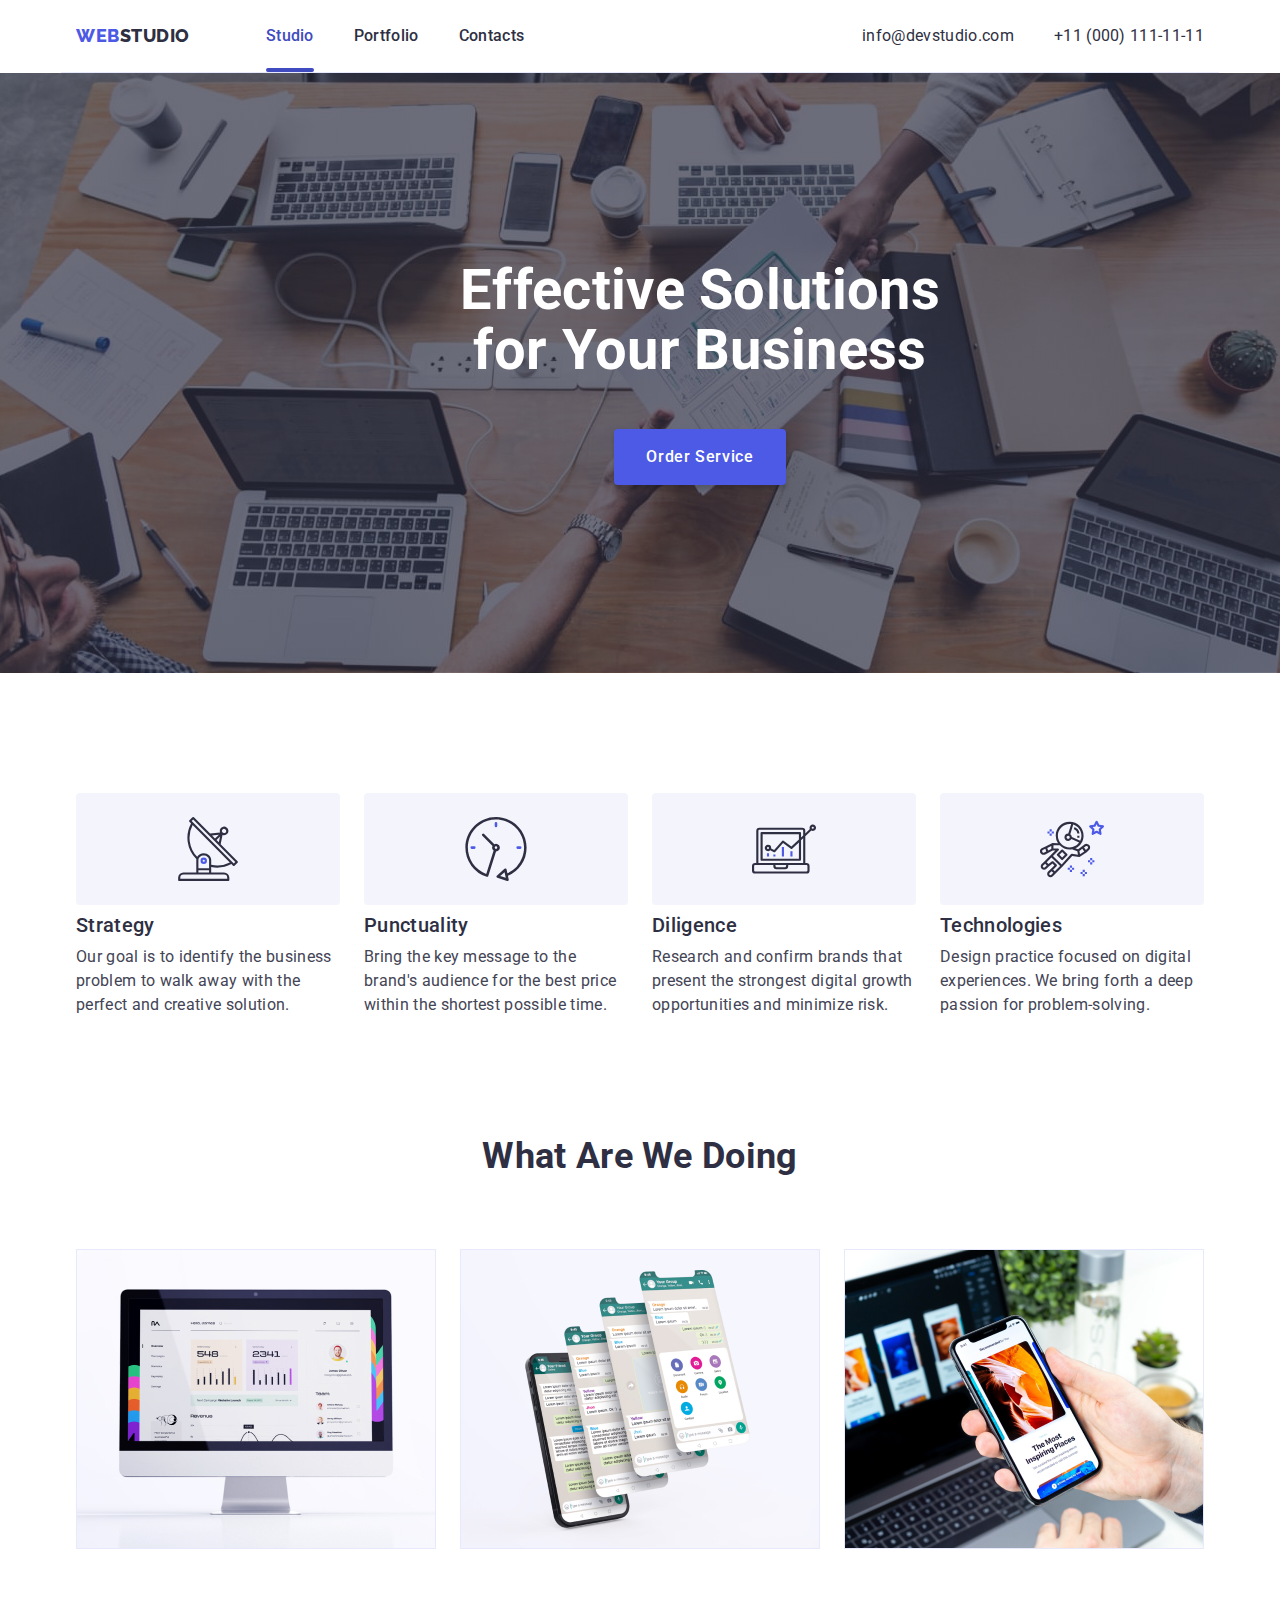
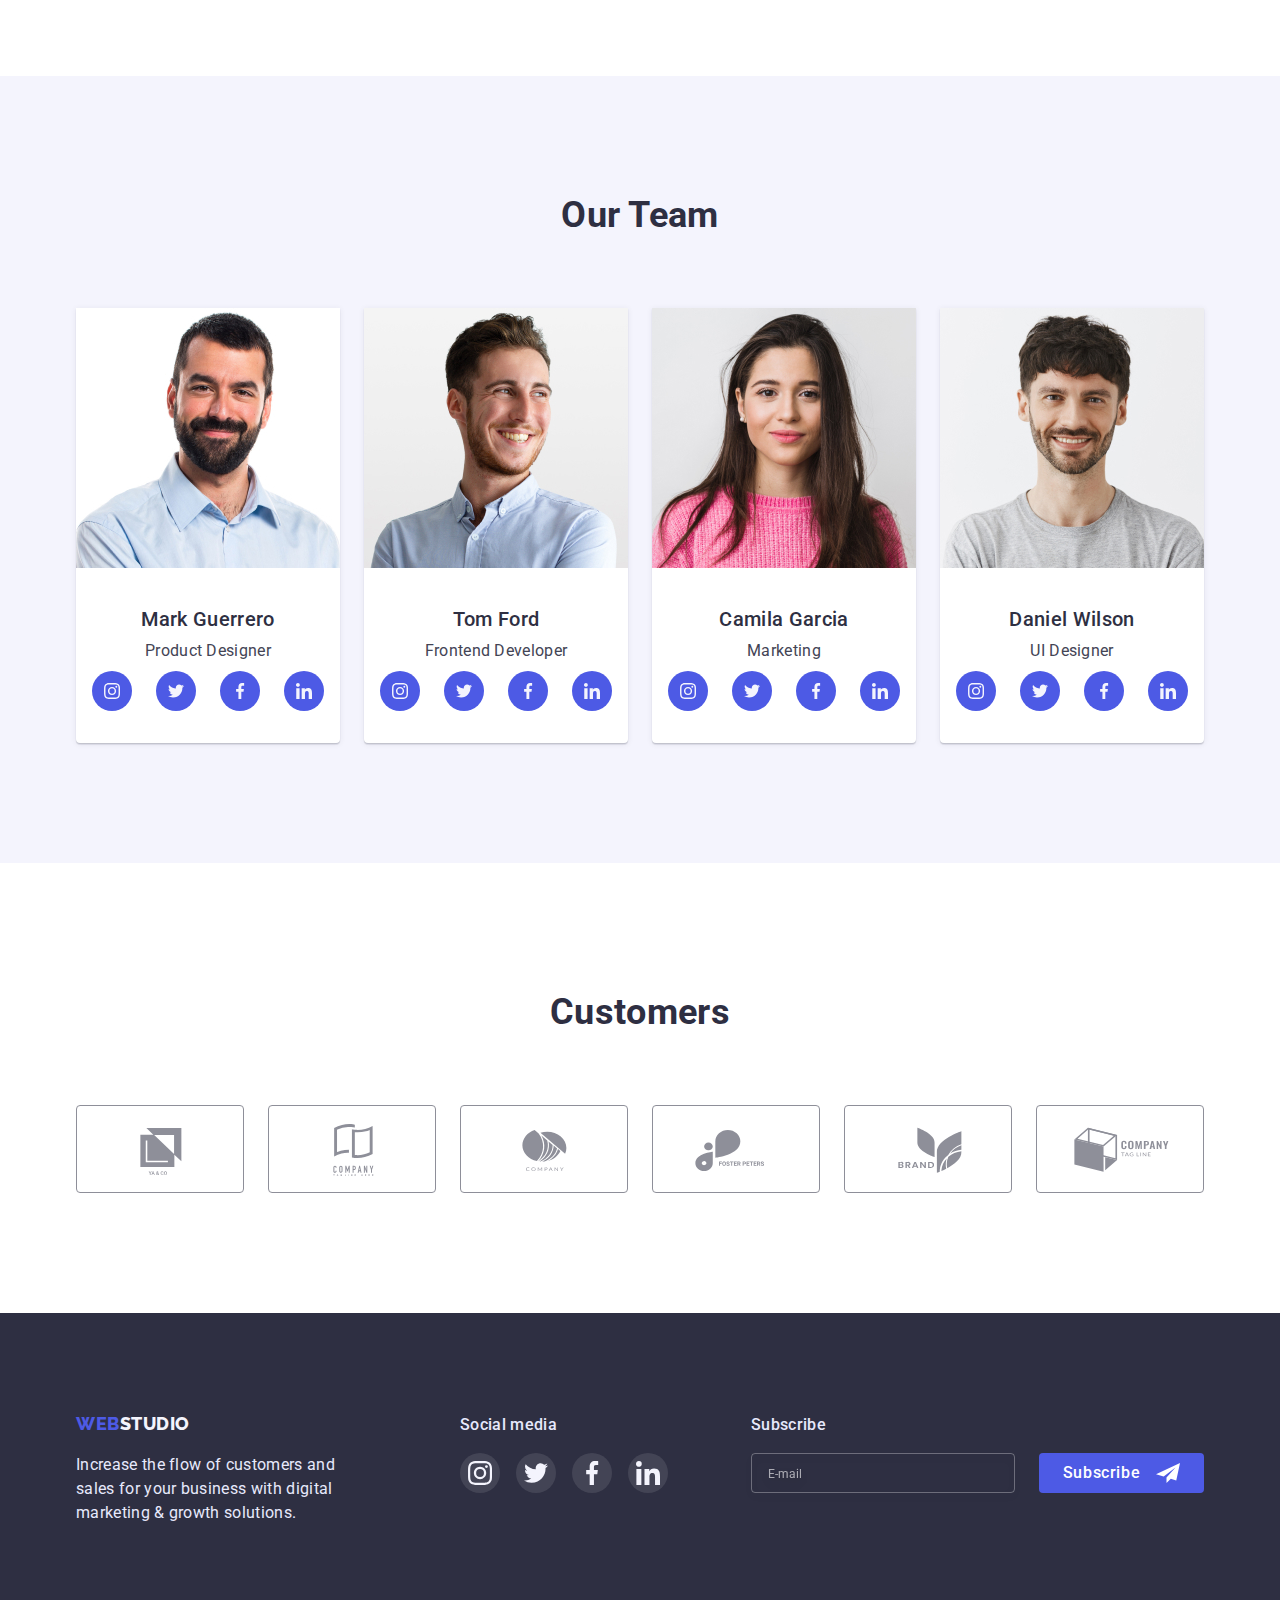
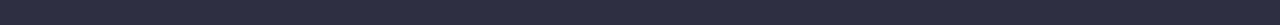
<file: index.html>
<!DOCTYPE html>
<html lang="en">
  <head>
    <meta charset="UTF-8" />
    <meta http-equiv="X-UA-Compatible" content="IE=edge" />
    <meta name="viewport" content="width=device-width, initial-scale=1.0" />
    <link
      rel="stylesheet"
      href="https://cdnjs.cloudflare.com/ajax/libs/modern-normalize/1.1.0/modern-normalize.min.css"
    />
    <link rel="preconnect" href="https://fonts.googleapis.com" />
    <link rel="preconnect" href="https://fonts.gstatic.com" crossorigin />
    <link
      href="https://fonts.googleapis.com/css2?family=Raleway:wght@800&family=Roboto:wght@400;500;700;900&display=swap"
      rel="stylesheet"
    />
    <link rel="stylesheet" href="./css/styles.css" />

    <title>Document</title>
  </head>
  <body>
    <!-- Header -->
    <header class="header">
      <div class="container flexible">
        <nav class="navigation">
          <a href="./index.html" class="logo"
            ><span class="accent">Web</span>Studio</a
          >
          <ul class="navigation-list list">
            <li class="list-item">
              <a href="./index.html" class="menu navs current">Studio</a>
            </li>
            <li class="list-item">
              <a href="./portfolio.html" class="menu navs">Portfolio</a>
            </li>
            <li class="list-item">
              <a href="" class="menu navs">Contacts</a>
            </li>
          </ul>
        </nav>
        <address class="contacts">
          <ul class="contacts-list list">
            <li class="list-item">
              <a href="mailto:info@devstudio.com" class="menu contact"
                >info@devstudio.com</a
              >
            </li>
            <li class="list-item">
              <a href="tel:+110001111111" class="menu contact"
                >+11 (000) 111-11-11</a
              >
            </li>
          </ul>
        </address>
      </div>
    </header>

    <main>
      <!-- Hero Section -->
      <section class="hero">
        <h1 class="hero-title">Effective Solutions for Your Business</h1>
        <button type="button" class="button button-hero" data-modal-open>
          Order Service
        </button>
      </section>
      <!--Advantages-->
      <section class="section advantages">
        <div class="container">
          <h2 class="visually-hidden">Advantages</h2>
          <ul class="advantages-list list">
            <li class="list-item">
              <div class="advantages-icon-container">
                <svg class="advantages-icon" width="64px" height="64px">
                  <use href="./images/icons.svg#icon-antenna"></use>
                </svg>
              </div>
              <h3 class="secondary-title">Strategy</h3>
              <p>
                Our goal is to identify the business problem to walk away with
                the perfect and creative solution.
              </p>
            </li>
            <li class="list-item">
              <div class="advantages-icon-container">
                <svg class="advantages-icon" width="64px" height="64px">
                  <use href="./images/icons.svg#icon-clock"></use>
                </svg>
              </div>
              <h3 class="secondary-title">Punctuality</h3>
              <p>
                Bring the key message to the brand's audience for the best price
                within the shortest possible time.
              </p>
            </li>
            <li class="list-item">
              <div class="advantages-icon-container">
                <svg class="advantages-icon" width="64px" height="64px">
                  <use href="./images/icons.svg#icon-diagram"></use>
                </svg>
              </div>
              <h3 class="secondary-title">Diligence</h3>
              <p>
                Research and confirm brands that present the strongest digital
                growth opportunities and minimize risk.
              </p>
            </li>
            <li class="list-item">
              <div class="advantages-icon-container">
                <svg class="advantages-icon" width="64px" height="64px">
                  <use href="./images/icons.svg#icon-astronaut"></use>
                </svg>
              </div>
              <h3 class="secondary-title">Technologies</h3>
              <p>
                Design practice focused on digital experiences. We bring forth a
                deep passion for problem-solving.
              </p>
            </li>
          </ul>
        </div>
      </section>
      <!--Products-->
      <section class="section products">
        <h2 class="main-title">What are we doing</h2>
        <div class="container">
          <ul class="products-list list">
            <li>
              <img
                src="./images/home/img1.jpg"
                alt="Monitor display"
                width="360"
              />
            </li>
            <li>
              <img
                src="./images/home/img2.jpg"
                alt="Several layers of smartphone screens with an open messenger"
                width="360"
              />
            </li>
            <li>
              <img
                src="./images/home/img3.jpg"
                alt="A hand holds a smartphone"
                width="360"
              />
            </li>
          </ul>
        </div>
      </section>
      <!--Team-->
      <section class="section team">
        <h2 class="main-title">Our Team</h2>
        <div class="container">
          <ul class="team-list list">
            <li class="team-list-card">
              <img
                src="./images/home/mark.jpg"
                alt="Mark Guerrero photo"
                width="264"
                height="260"
              />
              <div class="team-list-card-descr">
                <h3 class="secondary-title">Mark Guerrero</h3>
                <p>Product Designer</p>
                <ul class="list team-social-list">
                  <li class="team-social-item">
                    <a href="" class="team-icon-container">
                      <svg class="social-icon">
                        <use href="./images/icons.svg#icon-instagram"></use>
                      </svg>
                    </a>
                  </li>
                  <li class="team-social-item">
                    <a href="" class="team-icon-container">
                      <svg class="social-icon">
                        <use href="./images/icons.svg#icon-twitter"></use>
                      </svg>
                    </a>
                  </li>
                  <li class="team-social-item">
                    <a href="" class="team-icon-container">
                      <svg class="social-icon">
                        <use href="./images/icons.svg#icon-facebook"></use>
                      </svg>
                    </a>
                  </li>
                  <li class="team-social-item">
                    <a href="" class="team-icon-container">
                      <svg class="social-icon">
                        <use href="./images/icons.svg#icon-linkedin"></use>
                      </svg>
                    </a>
                  </li>
                </ul>
              </div>
            </li>
            <li class="team-list-card">
              <img
                src="./images/home/tom.jpg"
                alt="Tom Ford photo"
                width="264"
                height="260"
              />
              <div class="team-list-card-descr">
                <h3 class="secondary-title">Tom Ford</h3>
                <p>Frontend Developer</p>
                <ul class="list team-social-list">
                  <li class="team-social-item">
                    <a href="" class="team-icon-container">
                      <svg class="social-icon">
                        <use href="./images/icons.svg#icon-instagram"></use>
                      </svg>
                    </a>
                  </li>
                  <li class="team-social-item">
                    <a href="" class="team-icon-container">
                      <svg class="social-icon">
                        <use href="./images/icons.svg#icon-twitter"></use>
                      </svg>
                    </a>
                  </li>
                  <li class="team-social-item">
                    <a href="" class="team-icon-container">
                      <svg class="social-icon">
                        <use href="./images/icons.svg#icon-facebook"></use>
                      </svg>
                    </a>
                  </li>
                  <li class="team-social-item">
                    <a href="" class="team-icon-container">
                      <svg class="social-icon">
                        <use href="./images/icons.svg#icon-linkedin"></use>
                      </svg>
                    </a>
                  </li>
                </ul>
              </div>
            </li>
            <li class="team-list-card">
              <img
                src="./images/home/camila.jpg"
                alt="Camila Garcia photo"
                width="264"
                height="260"
              />
              <div class="team-list-card-descr">
                <h3 class="secondary-title">Camila Garcia</h3>
                <p>Marketing</p>
                <ul class="list team-social-list">
                  <li class="team-social-item">
                    <a href="" class="team-icon-container">
                      <svg class="social-icon">
                        <use href="./images/icons.svg#icon-instagram"></use>
                      </svg>
                    </a>
                  </li>
                  <li class="team-social-item">
                    <a href="" class="team-icon-container">
                      <svg class="social-icon">
                        <use href="./images/icons.svg#icon-twitter"></use>
                      </svg>
                    </a>
                  </li>
                  <li class="team-social-item">
                    <a href="" class="team-icon-container">
                      <svg class="social-icon">
                        <use href="./images/icons.svg#icon-facebook"></use>
                      </svg>
                    </a>
                  </li>
                  <li class="team-social-item">
                    <a href="" class="team-icon-container">
                      <svg class="social-icon">
                        <use href="./images/icons.svg#icon-linkedin"></use>
                      </svg>
                    </a>
                  </li>
                </ul>
              </div>
            </li>
            <li class="team-list-card">
              <img
                src="./images/home/daniel.jpg"
                alt="Daniel Wilson photo"
                width="264"
                height="260"
              />
              <div class="team-list-card-descr">
                <h3 class="secondary-title">Daniel Wilson</h3>
                <p>UI Designer</p>
                <ul class="list team-social-list">
                  <li class="team-social-item">
                    <a href="" class="team-icon-container">
                      <svg class="social-icon">
                        <use href="./images/icons.svg#icon-instagram"></use>
                      </svg>
                    </a>
                  </li>
                  <li class="team-social-item">
                    <a href="" class="team-icon-container">
                      <svg class="social-icon">
                        <use href="./images/icons.svg#icon-twitter"></use>
                      </svg>
                    </a>
                  </li>
                  <li class="team-social-item">
                    <a href="" class="team-icon-container">
                      <svg class="social-icon">
                        <use href="./images/icons.svg#icon-facebook"></use>
                      </svg>
                    </a>
                  </li>
                  <li class="team-social-item">
                    <a href="" class="team-icon-container">
                      <svg class="social-icon">
                        <use href="./images/icons.svg#icon-linkedin"></use>
                      </svg>
                    </a>
                  </li>
                </ul>
              </div>
            </li>
          </ul>
        </div>
      </section>
      <!-- Customers -->
      <section class="section customers">
        <div class="container">
          <h2 class="main-title">Customers</h2>
          <ul class="list customers-list">
            <li class="customers-list-item">
              <a href="" class="customers-icon-container">
                <svg class="customers-icon">
                  <use href="./images/icons.svg#icon-logo1"></use>
                </svg>
              </a>
            </li>
            <li class="customers-list-item">
              <a href="" class="customers-icon-container">
                <svg class="customers-icon">
                  <use href="./images/icons.svg#icon-logo2"></use>
                </svg>
              </a>
            </li>
            <li class="customers-list-item">
              <a href="" class="customers-icon-container">
                <svg class="customers-icon">
                  <use href="./images/icons.svg#icon-logo3"></use>
                </svg>
              </a>
            </li>
            <li class="customers-list-item">
              <a href="" class="customers-icon-container">
                <svg class="customers-icon">
                  <use href="./images/icons.svg#icon-logo4"></use>
                </svg>
              </a>
            </li>
            <li class="customers-list-item">
              <a href="" class="customers-icon-container">
                <svg class="customers-icon">
                  <use href="./images/icons.svg#icon-logo5"></use>
                </svg>
              </a>
            </li>
            <li class="customers-list-item">
              <a href="" class="customers-icon-container">
                <svg class="customers-icon">
                  <use href="./images/icons.svg#icon-logo6"></use>
                </svg>
              </a>
            </li>
          </ul>
        </div>
      </section>
    </main>
    <footer class="bottom">
      <div class="container flexible">
        <div class="bottom-descr">
          <a href="./index.html" class="logo"
            ><span class="accent">Web</span>Studio</a
          >
          <p>
            Increase the flow of customers and sales for your business with
            digital marketing & growth solutions.
          </p>
        </div>
        <div class="bottom-social">
          <p>Social media</p>
          <ul class="list bottom-social-list">
            <li class="bottom-social-list-item">
              <a href="" class="bottom-icon-container">
                <svg class="social-icon">
                  <use href="images/icons.svg#icon-instagram"></use>
                </svg>
              </a>
            </li>
            <li class="bottom-social-list-item">
              <a href="" class="bottom-icon-container">
                <svg class="social-icon">
                  <use href="images/icons.svg#icon-twitter"></use>
                </svg>
              </a>
            </li>
            <li class="bottom-social-list-item">
              <a href="" class="bottom-icon-container">
                <svg class="social-icon">
                  <use href="images/icons.svg#icon-facebook"></use>
                </svg>
              </a>
            </li>
            <li class="bottom-social-list-item">
              <a href="" class="bottom-icon-container">
                <svg class="social-icon">
                  <use href="images/icons.svg#icon-linkedin"></use>
                </svg>
              </a>
            </li>
          </ul>
        </div>
        <form class="footer-form">
          <label
            for="footer-form-input"
            class="footer-form-call visually-hidden"
          ></label>
          <p class="footer-form-call">Subscribe</p>
          <div class="footer-form-wrapper">
            <input
              class="footer-form-input"
              id="footer-form-input"
              name="user_email"
              type="email"
              placeholder="E-mail"
            />
            <button class="button footer-form-button" type="submit">
              Subscribe
              <svg class="footer-button-icon">
                <use href="./images/icons.svg#icon-telegram"></use>
              </svg>
            </button>
          </div>
        </form>
      </div>
    </footer>
    <!--Modal-->
    <div class="backdrop is-hidden" data-modal>
      <div class="modal">
        <button class="button close-button" data-modal-close>
          <svg class="close-icon" width="8px" height="8px">
            <use href="./images/icons.svg#icon-close-black"></use>
          </svg>
        </button>
        <p class="form-header">Leave your contacts and we will call you back</p>
        <form class="form-modal">
          <label class="form-label" for="user_name">
            <span class="form-input-hint">Name</span>
          </label>
          <div class="form-icon-wrapper">
            <input
              type="text"
              class="form-input"
              name="user_name"
              id="user_name"
              title="Please type your name"
              required
            />
            <svg class="form-input-icon">
              <use href="images/icons.svg#icon-person-black"></use>
            </svg>
          </div>
          <label class="form-label" for="user_phone">
            <span class="form-input-hint">Phone</span>
          </label>
          <div class="form-icon-wrapper">
            <input
              type="tel"
              class="form-input"
              name="user_phone"
              id="user_phone"
              title="Please type your phone"
              required
            />
            <svg class="form-input-icon">
              <use href="images/icons.svg#icon-phone-black"></use>
            </svg>
          </div>
          <label class="form-label" for="user_email">
            <span class="form-input-hint">Email</span>
          </label>
          <div class="form-icon-wrapper">
            <input
              type="email"
              class="form-input"
              name="user_email"
              id="user_email"
              title="Please type your email"
              required
            />
            <svg class="form-input-icon">
              <use href="images/icons.svg#icon-email-black"></use>
            </svg>
          </div>
          <label class="form-label-comment">
            <span class="form-input-hint">Comment</span>
            <textarea
              name="user_comment"
              class="form-comment"
              placeholder="Text input"
            ></textarea>
          </label>
          <div class="policy-wrapper">
            <input
              class="form-agreement-checkbox visually-hidden"
              type="checkbox"
              id="form-agreement"
              name="user_agreement"
              value="true"
              required
            />
            <label class="form-agreement-label" for="form-agreement">
              <span class="form-custom-checkbox">
                <svg class="form-custom-icon">
                  <use href="images/icons.svg#icon-vector"></use>
                </svg>
              </span>
              <span
                >I accept the terms and conditions of the
                <a href="#">Privacy Policy</a></span
              >
            </label>
          </div>
          <input class="button-submit" type="submit" value="Send" />
        </form>
      </div>
    </div>
    <script src="./js/modal.js"></script>
  </body>
</html>
</file>
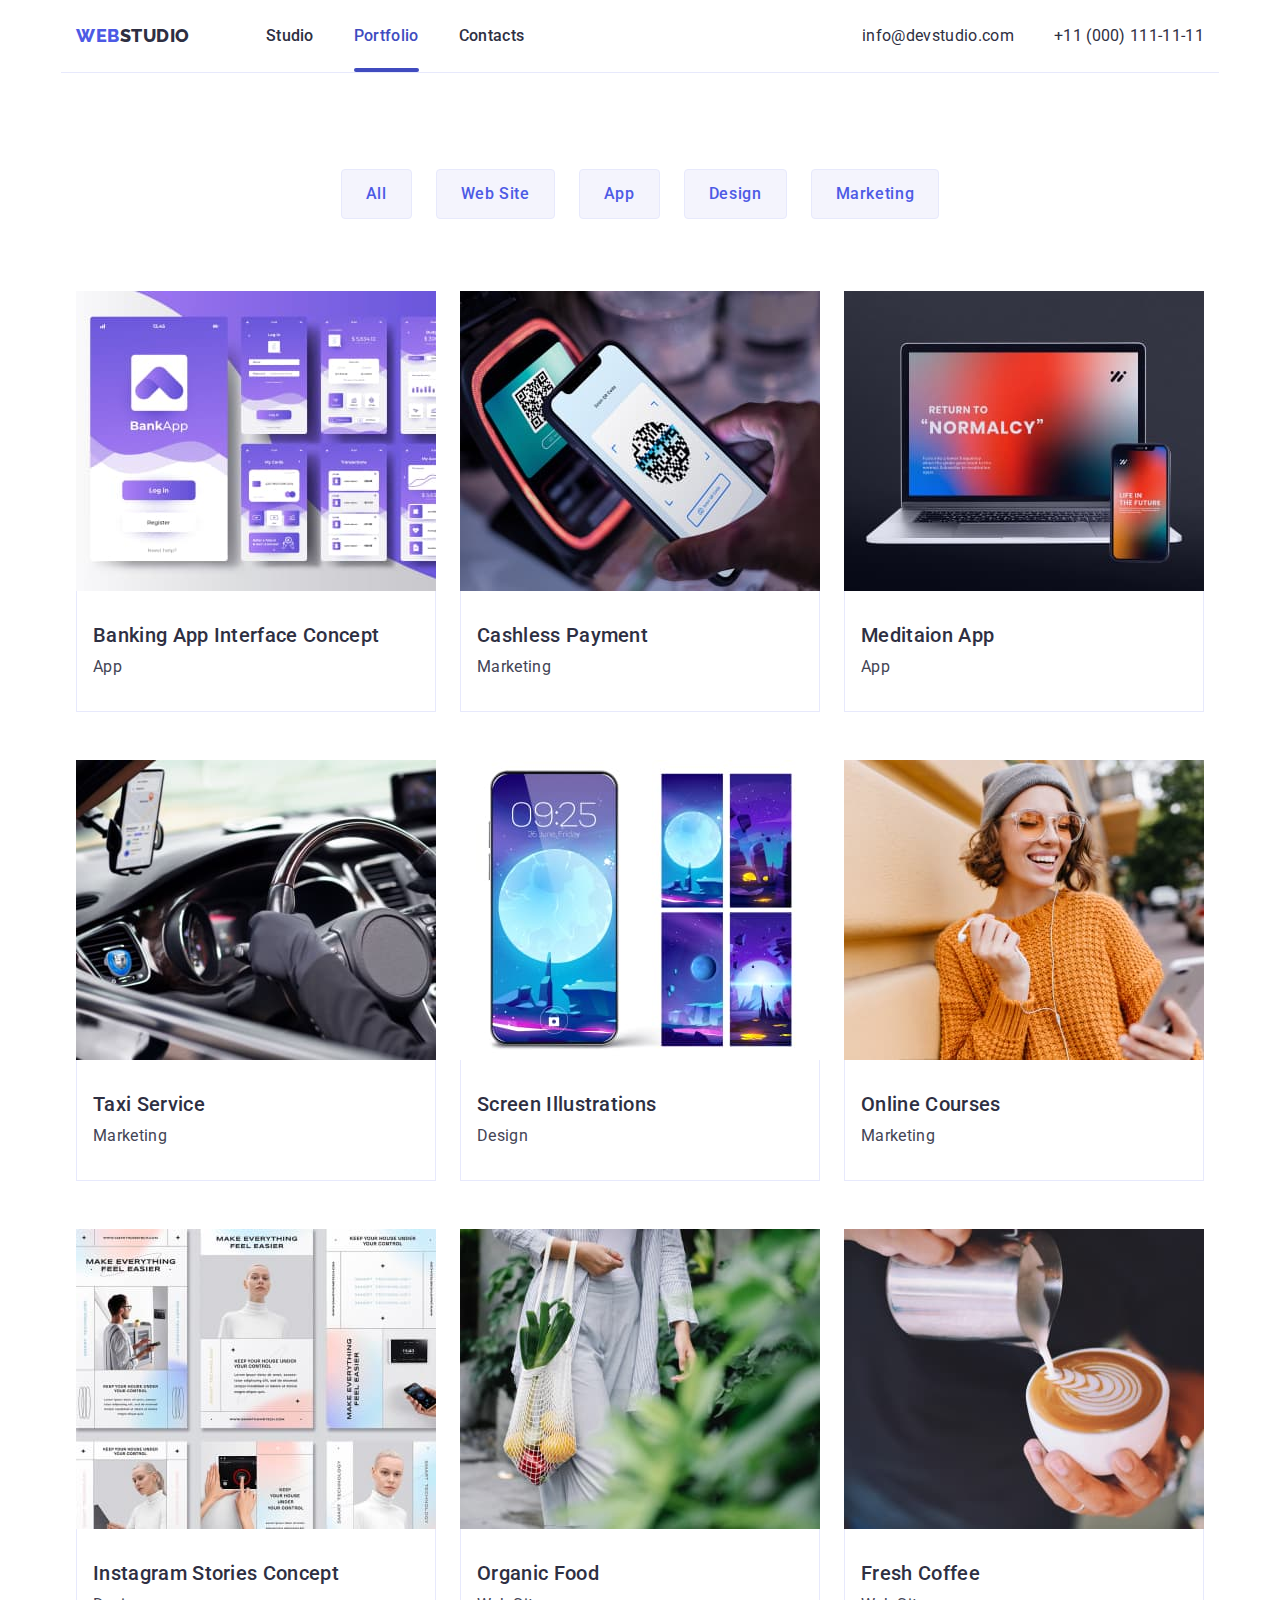
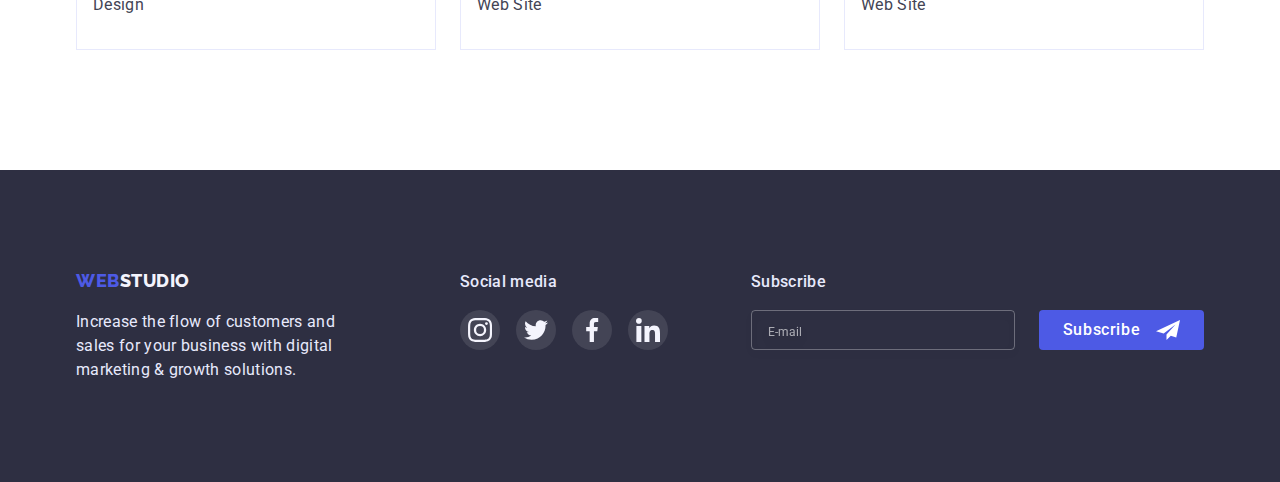
<file: portfolio.html>
<!DOCTYPE html>
<html lang="en">
  <head>
    <meta charset="UTF-8" />
    <meta http-equiv="X-UA-Compatible" content="IE=edge" />
    <meta name="viewport" content="width=device-width, initial-scale=1.0" />
    <link
      rel="stylesheet"
      href="https://cdnjs.cloudflare.com/ajax/libs/modern-normalize/1.1.0/modern-normalize.min.css"
    />
    <link rel="stylesheet" href="./css/styles.css" />
    <link rel="preconnect" href="https://fonts.googleapis.com" />
    <link rel="preconnect" href="https://fonts.gstatic.com" crossorigin />
    <link
      href="https://fonts.googleapis.com/css2?family=Raleway:wght@800&family=Roboto:wght@400;500;700;900&display=swap"
      rel="stylesheet"
    />
    <link rel="stylesheet" href="./css/styles.css" />
    <title>Document</title>
  </head>
  <body>
    <!-- Header -->
    <header class="header">
      <div class="container flexible">
        <nav class="navigation">
          <a href="./index.html" class="logo"
            ><span class="accent">Web</span>Studio</a
          >
          <ul class="navigation-list list">
            <li class="list-item">
              <a href="./index.html" class="menu navs">Studio</a>
            </li>
            <li class="list-item">
              <a href="./portfolio.html" class="menu navs current">Portfolio</a>
            </li>
            <li class="list-item">
              <a href="" class="menu navs">Contacts</a>
            </li>
          </ul>
        </nav>
        <address class="contacts">
          <ul class="contacts-list list">
            <li class="list-item">
              <a href="mailto:info@devstudio.com" class="menu contact"
                >info@devstudio.com</a
              >
            </li>
            <li class="list-item">
              <a href="tel:+110001111111" class="menu contact"
                >+11 (000) 111-11-11</a
              >
            </li>
          </ul>
        </address>
      </div>
    </header>

    <main>
      <!--Gallery-->
      <section class="section gallery">
        <div class="container">
          <h1 class="visually-hidden">Portfolio</h1>
          <!--Buttons -->
          <ul class="list portfolio-btns">
            <li><button type="button" class="button">All</button></li>
            <li>
              <button type="button" class="button">Web Site</button>
            </li>
            <li><button type="button" class="button">App</button></li>
            <li><button type="button" class="button">Design</button></li>
            <li>
              <button type="button" class="button">Marketing</button>
            </li>
          </ul>
          <!--Portfolio-->
          <ul class="portfolio list">
            <li class="portfolio-item">
              <a href="" class="portfolio-card">
                <div class="product-thumb">
                  <img
                    src="./images/portfolio/banking.jpg"
                    alt="bancking application interfface"
                    width="360"
                  />
                  <div class="product-overlay">
                    <p>
                      14 Stylish and User-Friendly App Design Concepts · Task
                      Manager App · Calorie Tracker App · Exotic Fruit Ecommerce
                      App · Cloud Storage App
                    </p>
                  </div>
                </div>
                <div class="portfolio-card-descr">
                  <h2 class="secondary-title">Banking App Interface Concept</h2>
                  <p>App</p>
                </div>
              </a>
            </li>
            <li class="portfolio-item">
              <a href="" class="portfolio-card">
                <div class="product-thumb">
                  <img
                    src="./images/portfolio/cashless.jpg"
                    alt="smartphone scans qr code"
                    width="360"
                  />
                  <div class="product-overlay">
                    <p>
                      14 Stylish and User-Friendly App Design Concepts · Task
                      Manager App · Calorie Tracker App · Exotic Fruit Ecommerce
                      App · Cloud Storage App
                    </p>
                  </div>
                </div>
                <div class="portfolio-card-descr">
                  <h2 class="secondary-title">Cashless Payment</h2>
                  <p>Marketing</p>
                </div>
              </a>
            </li>
            <li class="portfolio-item">
              <a href="" class="portfolio-card">
                <div class="product-thumb">
                  <img
                    src="./images/portfolio/meditation.jpg"
                    alt="meditation application interface on screen"
                    width="360"
                  />
                  <div class="product-overlay">
                    <p>
                      14 Stylish and User-Friendly App Design Concepts · Task
                      Manager App · Calorie Tracker App · Exotic Fruit Ecommerce
                      App · Cloud Storage App
                    </p>
                  </div>
                </div>
                <div class="portfolio-card-descr">
                  <h2 class="secondary-title">Meditaion App</h2>
                  <p>App</p>
                </div>
              </a>
            </li>
            <li class="portfolio-item">
              <a href="" class="portfolio-card">
                <div class="product-thumb">
                  <img
                    src="./images/portfolio/taxi.jpg"
                    alt="hand on the driver's wheel"
                    width="360"
                  />
                  <div class="product-overlay">
                    <p>
                      14 Stylish and User-Friendly App Design Concepts · Task
                      Manager App · Calorie Tracker App · Exotic Fruit Ecommerce
                      App · Cloud Storage App
                    </p>
                  </div>
                </div>
                <div class="portfolio-card-descr">
                  <h2 class="secondary-title">Taxi Service</h2>
                  <p>Marketing</p>
                </div>
              </a>
            </li>
            <li class="portfolio-item">
              <a href="" class="portfolio-card">
                <div class="product-thumb">
                  <img
                    src="./images/portfolio/screen.jpg"
                    alt="smartphone wallpaper"
                    width="360"
                  />
                  <div class="product-overlay">
                    <p>
                      14 Stylish and User-Friendly App Design Concepts · Task
                      Manager App · Calorie Tracker App · Exotic Fruit Ecommerce
                      App · Cloud Storage App
                    </p>
                  </div>
                </div>
                <div class="portfolio-card-descr">
                  <h2 class="secondary-title">Screen Illustrations</h2>
                  <p>Design</p>
                </div>
              </a>
            </li>
            <li class="portfolio-item">
              <a href="" class="portfolio-card">
                <div class="product-thumb">
                  <img
                    src="./images/portfolio/courses.jpg"
                    alt="a woman in a yellow sweater is smiling"
                    width="360"
                  />
                  <div class="product-overlay">
                    <p>
                      14 Stylish and User-Friendly App Design Concepts · Task
                      Manager App · Calorie Tracker App · Exotic Fruit Ecommerce
                      App · Cloud Storage App
                    </p>
                  </div>
                </div>
                <div class="portfolio-card-descr">
                  <h2 class="secondary-title">Online Courses</h2>
                  <p>Marketing</p>
                </div>
              </a>
            </li>
            <li class="portfolio-item">
              <a href="" class="portfolio-card">
                <div class="product-thumb">
                  <img
                    src="./images/portfolio/instagram.jpg"
                    alt="instagram stories carousel "
                    width="360"
                  />
                  <div class="product-overlay">
                    <p>
                      14 Stylish and User-Friendly App Design Concepts · Task
                      Manager App · Calorie Tracker App · Exotic Fruit Ecommerce
                      App · Cloud Storage App
                    </p>
                  </div>
                </div>
                <div class="portfolio-card-descr">
                  <h2 class="secondary-title">Instagram Stories Concept</h2>
                  <p>Design</p>
                </div>
              </a>
            </li>
            <li class="portfolio-item">
              <a href="" class="portfolio-card">
                <div class="product-thumb">
                  <img
                    src="./images/portfolio/organic.jpg"
                    alt="mesh bag with fruits and vegetables"
                    width="360"
                  />
                  <div class="product-overlay">
                    <p>
                      14 Stylish and User-Friendly App Design Concepts · Task
                      Manager App · Calorie Tracker App · Exotic Fruit Ecommerce
                      App · Cloud Storage App
                    </p>
                  </div>
                </div>
                <div class="portfolio-card-descr">
                  <h2 class="secondary-title">Organic Food</h2>
                  <p>Web Site</p>
                </div>
              </a>
            </li>
            <li class="portfolio-item">
              <a href="" class="portfolio-card">
                <div class="product-thumb">
                  <img
                    src="./images/portfolio/coffee.jpg"
                    alt="barista prepares a cup of coffee"
                    width="360"
                  />
                  <div class="product-overlay">
                    <p>
                      14 Stylish and User-Friendly App Design Concepts · Task
                      Manager App · Calorie Tracker App · Exotic Fruit Ecommerce
                      App · Cloud Storage App
                    </p>
                  </div>
                </div>
                <div class="portfolio-card-descr">
                  <h2 class="secondary-title">Fresh Coffee</h2>
                  <p>Web Site</p>
                </div>
              </a>
            </li>
          </ul>
        </div>
      </section>
    </main>
    <footer class="bottom">
      <div class="container flexible">
        <div class="bottom-descr">
          <a href="./index.html" class="logo"
            ><span class="accent">Web</span>Studio</a
          >
          <p>
            Increase the flow of customers and sales for your business with
            digital marketing & growth solutions.
          </p>
        </div>
        <div class="bottom-social">
          <p>Social media</p>
          <ul class="list bottom-social-list">
            <li class="bottom-social-list-item">
              <a href="" class="bottom-icon-container">
                <svg class="social-icon">
                  <use href="images/icons.svg#icon-instagram"></use>
                </svg>
              </a>
            </li>
            <li class="bottom-social-list-item">
              <a href="" class="bottom-icon-container">
                <svg class="social-icon">
                  <use href="images/icons.svg#icon-twitter"></use>
                </svg>
              </a>
            </li>
            <li class="bottom-social-list-item">
              <a href="" class="bottom-icon-container">
                <svg class="social-icon">
                  <use href="images/icons.svg#icon-facebook"></use>
                </svg>
              </a>
            </li>
            <li class="bottom-social-list-item">
              <a href="" class="bottom-icon-container">
                <svg class="social-icon">
                  <use href="images/icons.svg#icon-linkedin"></use>
                </svg>
              </a>
            </li>
          </ul>
        </div>
        <form class="footer-form">
          <label for="footer-form-input" class="footer-form-call"
            >Subscribe</label
          >
          <div class="footer-form-wrapper">
            <input
              class="footer-form-input"
              id="footer-form-input"
              name="user_email"
              type="email"
              placeholder="E-mail"
            />
            <button class="button footer-form-button" type="submit">
              Subscribe
              <svg class="footer-button-icon">
                <use href="./images/icons.svg#icon-telegram"></use>
              </svg>
            </button>
          </div>
        </form>
      </div>
    </footer>
  </body>
</html>
</file>
<file: css/styles.css>
:root {
  --text-main-color: #434455;
  --text-secondary-color: #2e2f42;
  --accent-main-color: #4d5ae5;
  --accent-secondary-color: #404bbf;
  --background-main-color: #ffffff;
  --background-secondary-color: #f4f4fd;
  --footer-text-color: #e7e9fc;
  --card-shadow: 0px 1px 6px rgba(46, 47, 66, 0.08),
    0px 1px 1px rgba(46, 47, 66, 0.16), 0px 2px 1px rgba(46, 47, 66, 0.08);
  --card-border-radius: 0px 0px 4px 4px;
}

body {
  font-family: "Roboto", sans-serif;
  line-height: 1.5;
  letter-spacing: 0.02em;

  background-color: var(--background-main-color);
  color: var(--text-main-color);
}

h1,
h2,
h3,
p {
  margin: 0;
}

ol,
ul {
  margin: 0;
  padding-left: 0;
}

.list {
  list-style: none;
}

.section {
  padding-top: 120px;
  padding-bottom: 120px;
}

.container {
  padding-left: 15px;
  padding-right: 15px;
  width: 1158px;
  margin-right: auto;
  margin-left: auto;
}
.flexible {
  display: flex;
}

.secondary-title {
  font-size: 20px;
  line-height: 1.2;
  font-weight: 500;
  margin-bottom: 8px;

  color: var(--text-secondary-color);
}

.main-title {
  font-size: 36px;
  font-weight: 700;
  line-height: 1.11;
  text-align: center;
  text-transform: capitalize;
  margin-bottom: 72px;

  color: var(--text-secondary-color);
}

.visually-hidden {
  position: absolute;
  width: 1px;
  height: 1px;
  margin: -1px;
  border: 0;
  padding: 0;
  white-space: nowrap;
  clip-path: inset(100%);
  clip: rect(0 0 0 0);
  overflow: hidden;
}

/*----------------------------------------LOGO-----------------------------------------*/

.logo {
  font-family: "Raleway";
  font-weight: 800;
  font-size: 18px;
  line-height: 1.33;
  letter-spacing: 0.03em;

  text-decoration: none;
  text-transform: uppercase;
}
.navigation .logo {
  margin-right: 76px;
  color: var(--text-secondary-color);
}
.bottom .logo {
  color: var(--background-secondary-color);
  line-height: 1.17;
}
.accent {
  color: var(--accent-main-color);
}

/*----------------------------------------BUTTONS-----------------------------------------*/

.button {
  cursor: pointer;
  font-weight: 500;
  font-size: 16px;
  line-height: 1.5;
  letter-spacing: 0.04em;

  background-color: var(--accent-main-color);
  color: var(--background-main-color);

  transition: background-color 250ms cubic-bezier(0.4, 0, 0.2, 1);
}

.button:hover,
.button:focus {
  background-color: var(--accent-secondary-color);
}

/*----------------------------------------HEADER-----------------------------------------*/

.header .container {
  border-bottom: 1px solid var(--footer-text-color);
}

.navigation {
  display: flex;
  align-items: center;
}

.navigation-list,
.contacts-list {
  display: flex;
}

.contacts {
  margin-left: auto;
}

.menu {
  display: block;
  color: var(--text-secondary-color);
  text-decoration: none;
  padding: 24px 0px;
}
.menu.navs {
  font-weight: 500;
  position: relative;

  transition: color 250ms cubic-bezier(0.4, 0, 0.2, 1);
}
.current {
  color: var(--accent-secondary-color);
}
.current::after {
  content: "";
  position: absolute;
  left: 0;
  bottom: 0;

  width: 100%;
  height: 4px;

  background-color: var(--accent-secondary-color);
  border-radius: 4px;
}
.header .list-item:not(:last-child) {
  margin-right: 40px;
}
.menu.contact {
  font-style: normal;
  transition: color 250ms cubic-bezier(0.4, 0, 0.2, 1);
}

.menu.navs:hover,
.menu.navs:focus,
.menu.contact:hover,
.menu.contact:focus {
  color: var(--accent-main-color);
}

.menu.navs:active,
.menu.contact.menu.navs:active {
  color: var(--accent-secondary-color);
}

/*----------------------------------------MAIN-----------------------------------------*/

/*HERO*/

.hero {
  padding-top: 188px;
  padding-bottom: 188px;
  margin-left: auto;
  margin-right: auto;
  text-align: center;
  background-image: linear-gradient(
      rgba(46, 47, 66, 0.7),
      rgba(46, 47, 66, 0.7)
    ),
    url("../images/bg/hero-bg.jpg");
  background-repeat: no-repeat;
  background-position: center;
  background-size: cover;
  width: 1400px;
}

.hero-title {
  width: 496px;
  margin: 0 auto 48px;

  font-weight: 700;
  font-size: 56px;
  line-height: 1.07;

  color: var(--background-main-color);
}

.button-hero {
  padding: 16px 32px;
  box-shadow: 0px 4px 4px rgba(0, 0, 0, 0.15);
  border-radius: 4px;
  border: var(--accent-main-color);
}

/*ADVANTAGES*/

.advantages-list {
  display: flex;
  gap: 24px;
}
.advantages-list .list-item {
  width: calc((100% - 72px) / 4);
}
.advantages-icon-container {
  display: flex;
  justify-content: center;
  align-items: center;

  height: 112px;
  margin-bottom: 8px;

  border-radius: 4px;

  background-color: var(--background-secondary-color);
}

/*PRODUCTS*/
.products {
  padding-top: 0;
}
.products-list {
  gap: 24px;
  display: flex;
  flex-basis: 24px;
  justify-content: center;
}

/*TEAM*/

.team {
  background-color: var(--background-secondary-color);
}

.team-list {
  display: flex;
  gap: 24px;

  text-align: center;
}
.team-list-card {
  background-color: var(--background-main-color);
  box-shadow: var(--card-shadow);
  border-radius: var(--card-border-radius);
}
.team-list-card-descr {
  padding-top: 32px;
  padding-bottom: 32px;
}
.team-list-card-descr p {
  margin-bottom: 8px;
}
.team-social-list {
  display: flex;
  justify-content: center;
  gap: 24px;
}
.team-social-item {
  width: 40px;
  height: 40px;
}
.team-icon-container {
  display: flex;
  justify-content: center;
  align-items: center;

  width: 100%;
  height: 100%;
  background-color: var(--accent-main-color);
  border-radius: 50%;

  transition: background-color 250ms cubic-bezier(0.4, 0, 0.2, 1);
}
.team-icon-container:hover,
.team-icon-container:focus {
  background-color: var(--accent-secondary-color);
}

.social-icon {
  width: 16px;
  height: 16px;
}

/* CUSTOMERS */
.customers {
  padding-top: 130px;
}

.customers-list {
  display: flex;
  justify-content: space-between;
}
.customers-list-item {
  width: calc((100% - 120px) / 6);
}
.customers-icon-container {
  display: flex;
  justify-content: center;
  align-items: center;

  height: 88px;

  border: 1px solid;
  border-radius: 4px;
  border-color: #8e8f99;

  transition: border-color 250ms cubic-bezier(0.4, 0, 0.2, 1);
}
.customers-icon {
  width: 104px;
  height: 56px;
  fill: #8e8f99;
  transition: fill 250ms cubic-bezier(0.4, 0, 0.2, 1);
}
.customers-icon-container:hover,
.customers-icon-container:focus {
  border-color: var(--accent-secondary-color);
}

.customers-icon-container:hover .customers-icon,
.customers-icon-container:focus .customers-icon {
  fill: var(--accent-main-color);
}
/*PORTFOLIO*/

.gallery {
  padding-top: 96px;
}

.portfolio-btns {
  display: flex;
  justify-content: center;
  gap: 24px;
  margin-bottom: 72px;
}

.portfolio-btns .button {
  padding-top: 12px;
  padding-bottom: 12px;
  padding-left: 24px;
  padding-right: 24px;

  background-color: var(--background-secondary-color);
  color: var(--accent-main-color);

  border: 1px solid var(--footer-text-color);
  border-radius: 4px;

  transition: background-color 250ms cubic-bezier(0.4, 0, 0.2, 1),
    border-color 250ms cubic-bezier(0.4, 0, 0.2, 1),
    box-shadow 250ms cubic-bezier(0.4, 0, 0.2, 1),
    color 250ms cubic-bezier(0.4, 0, 0.2, 1);
}

.portfolio-btns .button:hover,
.portfolio-btns .button:focus {
  color: var(--background-main-color);
  background-color: var(--accent-secondary-color);
  border-color: var(--accent-secondary-color);
  box-shadow: 0px 3px 1px rgba(0, 0, 0, 0.1), 0px 2px 1px rgba(0, 0, 0, 0.08),
    0px 2px 2px rgba(0, 0, 0, 0.12);
}

.portfolio {
  display: flex;
  flex-wrap: wrap;
  column-gap: 24px;
  row-gap: 48px;
}

.portfolio-card {
  display: block;
  text-decoration: none;
  color: var(--text-main-color);

  transition: box-shadow 250ms cubic-bezier(0.4, 0, 0.2, 1);
}
.portfolio-card img {
  display: block;
}
.portfolio-card-descr {
  padding-top: 32px;
  padding-bottom: 32px;
  padding-left: 16px;
  border-bottom: 1px solid var(--footer-text-color);
  border-left: 1px solid var(--footer-text-color);
  border-right: 1px solid var(--footer-text-color);
}

.portfolio-card:hover,
.portfolio-card:focus {
  box-shadow: 0px 1px 6px rgba(46, 47, 66, 0.08),
    0px 1px 1px rgba(46, 47, 66, 0.16), 0px 2px 1px rgba(46, 47, 66, 0.08);
}

.product-thumb {
  position: relative;
  overflow: hidden;
}
.product-overlay {
  position: absolute;
  width: 100%;
  height: 100%;
  transform: translateY(100%);
  top: 0%;
  left: 0%;

  padding-top: 40px;
  padding-left: 32px;
  padding-right: 32px;
  color: #fff;
  background-color: var(--accent-main-color);

  opacity: 0;
  transition: transform 250ms cubic-bezier(0.4, 0, 0.2, 1),
    opacity 250ms cubic-bezier(0.4, 0, 0.2, 1);
}
.portfolio-card:hover .product-overlay,
.portfolio-card:focus .product-overlay {
  opacity: 1;
  transform: translateY(0%);
}
/*----------------------------------------FOOTER-----------------------------------------*/

.bottom {
  padding-top: 100px;
  padding-bottom: 100px;

  background-color: var(--text-secondary-color);
  color: var(--footer-text-color);
}

.bottom-descr {
  display: inline-block;
  margin-right: 120px;
  width: 264px;
}

.bottom-descr p,
.bottom-social-list {
  margin-top: 16px;
}

.bottom-social-list {
  display: flex;
  gap: 16px;
}
.bottom-social-list-item {
  width: 40px;
  height: 40px;
}
.bottom-social p {
  font-weight: 500;
}
.bottom-icon-container {
  display: flex;
  justify-content: center;
  align-items: center;

  width: 100%;
  height: 100%;
  background-color: rgba(255, 255, 255, 0.1);
  border-radius: 50%;

  transition: background-color 250ms cubic-bezier(0.4, 0, 0.2, 1);
}
.bottom-icon-container:hover,
.bottom-icon-container:focus {
  background-color: #31d0aa;
}
.bottom .social-icon {
  width: 24px;
  height: 24px;
}
.footer-form-wrapper {
  display: flex;
  align-items: center;
  gap: 24px;
}
.footer-form {
  width: 453px;
  height: 80px;
  margin-left: auto;
}
.footer-form-call {
  display: block;
  margin-bottom: 16px;

  font-weight: 500;
}
.footer-form-input {
  width: 264px;
  height: 40px;

  padding-left: 16px;

  color: #ffffff;

  border: 1px solid rgba(255, 255, 255, 0.3);
  filter: drop-shadow(0px 4px 4px rgba(0, 0, 0, 0.15));
  border-radius: 4px;
  background-color: transparent;
}
.footer-form-input::placeholder {
  font-size: 12px;
  line-height: 2;
  color: rgba(255, 255, 255, 0.6);
}
.footer-form-button {
  display: flex;
  width: 165px;
  height: 40px;

  justify-content: center;
  align-items: center;
  gap: 16px;

  border: var(--accent-main-color);
  border-radius: 4px;
}
.footer-form-button:hover,
.footer-form-button:focus {
  border: var(--accent-secondary-color);
}
.footer-button-icon {
  width: 24px;
  height: 24px;
}
/*----------------------------------------MODAL-----------------------------------------*/

.backdrop {
  position: fixed;
  top: 0;
  left: 0;
  width: 100%;
  height: 100%;
  background-color: rgba(46, 47, 66, 0.4);

  opacity: 1;
  transition: transform 250ms cubic-bezier(0.4, 0, 0.2, 1),
    opacity 250ms cubic-bezier(0.4, 0, 0.2, 1);
}
.backdrop.is-hidden {
  opacity: 0;
  pointer-events: none;
}
.backdrop.is-hidden .modal {
  transform: translate(-50%, -50%) scale(1.1);
}
.modal {
  position: absolute;
  top: 50%;
  left: 50%;

  width: 408px;

  padding: 72px 24px 24px 24px;

  background-color: #fff;

  box-shadow: 0px 1px 1px rgba(0, 0, 0, 0.14), 0px 1px 3px rgba(0, 0, 0, 0.12),
    0px 2px 1px rgba(0, 0, 0, 0.2);
  border-radius: 4px;

  transition: transform 250ms cubic-bezier(0.4, 0, 0.2, 1);
}
.form-header {
  text-align: center;
  font-weight: 500;
  font-size: 16px;
  line-height: 1.5;
  margin-bottom: 16px;

  color: var(--text-secondary-color);
}
.backdrop .modal {
  transform: translate(-50%, -50%) scale(1);
}
.close-button {
  position: absolute;
  top: 24px;
  right: 24px;

  display: flex;
  justify-content: center;
  align-items: center;

  width: 24px;
  height: 24px;

  background-color: var(--footer-text-color);
  border: 1px solid rgba(0, 0, 0, 0.1);
  border-radius: 50%;
  color: var(--text-secondary-color);
  fill: currentColor;
}
.close-icon {
  fill: currentColor;
  transition: fill 250ms cubic-bezier(0.4, 0, 0.2, 1);
}

.close-button:hover,
.close-button:focus {
  color: var(--background-main-color);
  background-color: var(--accent-secondary-color);
}
.form-label {
  display: block;
  width: 100%;
  margin-bottom: 4px;
}
.form-input:focus {
  outline: none;
  border-color: var(--accent-main-color);
}
.form-label-comment {
  display: block;
  width: 100%;
  height: 138px;
  margin-bottom: 16px;
}
.form-input-hint {
  display: block;
  font-size: 12px;
  line-height: 1.17;
  color: #8e8f99;
}
.form-input {
  display: block;
  width: 100%;
  height: 40px;

  padding-left: 38px;

  border: 1px solid rgba(33, 33, 33, 0.2);
  border-radius: 4px;

  transition: fill 250ms cubic-bezier(0.4, 0, 0.2, 1),
    border-color 250ms cubic-bezier(0.4, 0, 0.2, 1);
}
.form-input:focus + .form-input-icon {
  fill: var(--accent-main-color);
}
.form-icon-wrapper {
  position: relative;
  margin-bottom: 8px;
}
.form-input-icon {
  position: absolute;

  top: 50%;
  left: 16px;

  transform: translateY(-50%);

  width: 18px;
  height: 24px;
}
.form-comment {
  width: 100%;
  height: 120px;
  resize: none;

  padding-top: 8px;
  padding-bottom: 8px;
  padding-left: 16px;

  font-size: 12px;

  border: 1px solid rgba(33, 33, 33, 0.2);
  border-radius: 4px;
}
.form-comment::placeholder {
  font-size: 12px;
  line-height: 1.17;
  color: #8e8f99;
}
.form-comment:focus {
  outline: none;
  border: 1px solid var(--accent-main-color);
}
.policy-wrapper {
  margin-bottom: 24px;
}

.form-agreement-label {
  display: flex;
  align-items: center;
  gap: 8px;
  position: relative;

  font-size: 12px;
  line-height: 1.17;
}
.form-agreement-label span {
  color: #757575;
}
.form-agreement-label a {
  color: var(--accent-main-color);
}
.form-custom-checkbox {
  display: flex;
  justify-content: center;
  align-items: center;
  width: 16px;
  height: 16px;

  border: 1px solid #2e2f42;
  border-radius: 2px;

  transition: border 250ms cubic-bezier(0.4, 0, 0.2, 1),
    background-color 250ms cubic-bezier(0.4, 0, 0.2, 1);
}
.form-agreement-checkbox:focus + .form-agreement-label .form-custom-checkbox {
  border: 1px solid var(--accent-main-color);
}
.form-custom-icon {
  width: 10px;
  height: 8px;

  fill: #ffffff;
}
.form-agreement-checkbox:checked + .form-agreement-label .form-custom-checkbox {
  background-color: var(--accent-secondary-color);
  border: var(--accent-secondary-color);
}
.button-submit {
  display: block;
  width: 169px;
  height: 56px;

  margin-left: auto;
  margin-right: auto;

  padding: 16px 32px;
  text-align: center;

  cursor: pointer;

  color: #ffffff;
  font-weight: 500;

  background-color: var(--accent-main-color);

  box-shadow: 0px 4px 4px rgba(0, 0, 0, 0.15);
  border: var(--accent-main-color);
  border-radius: 4px;

  transition: background-color 250ms cubic-bezier(0.4, 0, 0.2, 1);
}
.button-submit:focus,
.button-submit:hover {
  background-color: var(--accent-secondary-color);
  outline: none;
}
</file>
